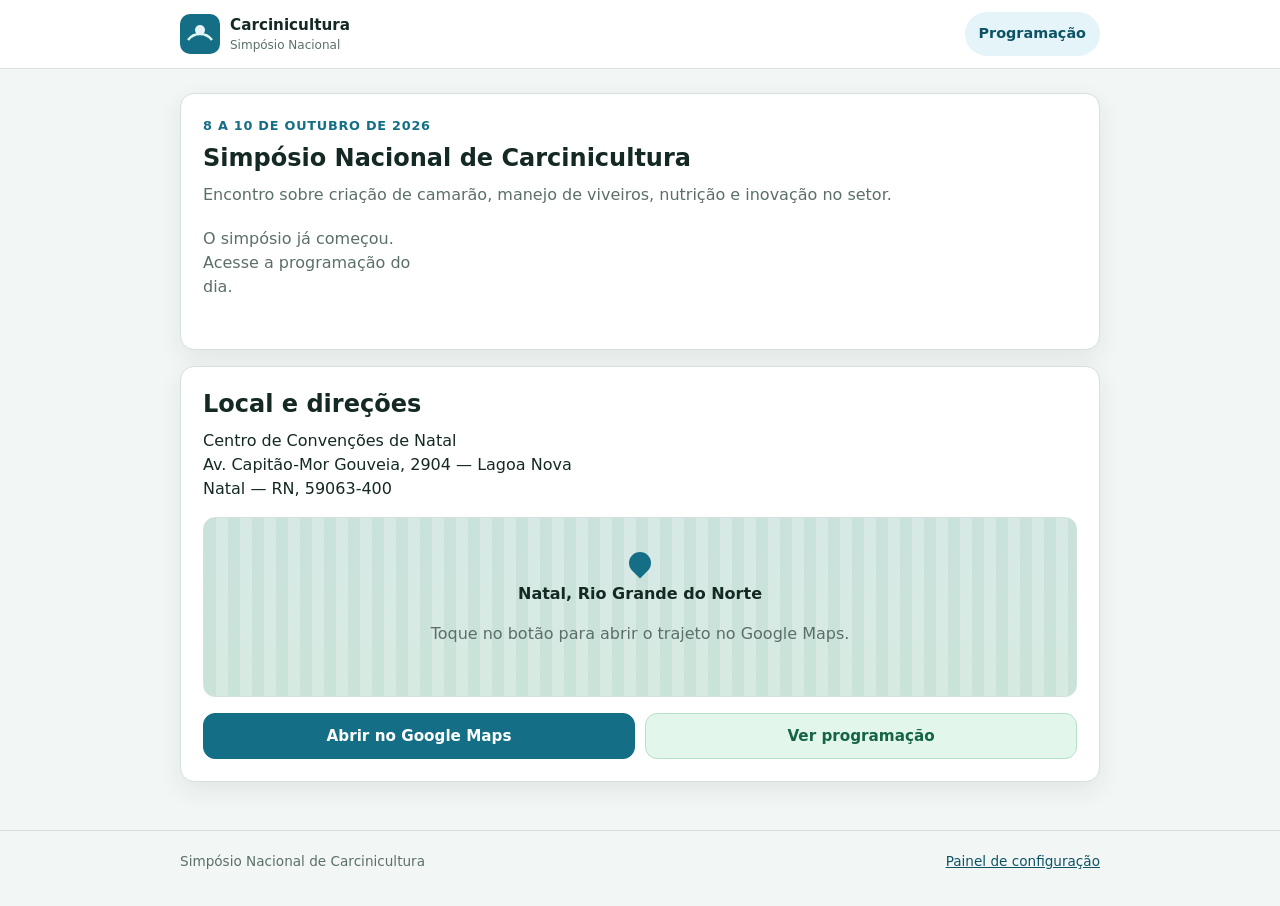
<file: index.html>
<!DOCTYPE html>
<html lang="pt-BR">
<head>
  <meta charset="UTF-8">
  <meta name="viewport" content="width=device-width, initial-scale=1.0">
  <title>Simpósio Nacional de Carcinicultura</title>
  <link rel="stylesheet" href="styles.css">
</head>
<body class="router-body" data-page="router">
  <main class="router-loader" aria-live="polite" aria-busy="true">
    <span class="loader" aria-hidden="true"></span>
    <p>Carregando…</p>
  </main>
  <noscript>
    <p><a href="pre-evento.html">Abrir o evento</a></p>
  </noscript>
  <script src="app.js"></script>
</body>
</html>
</file>
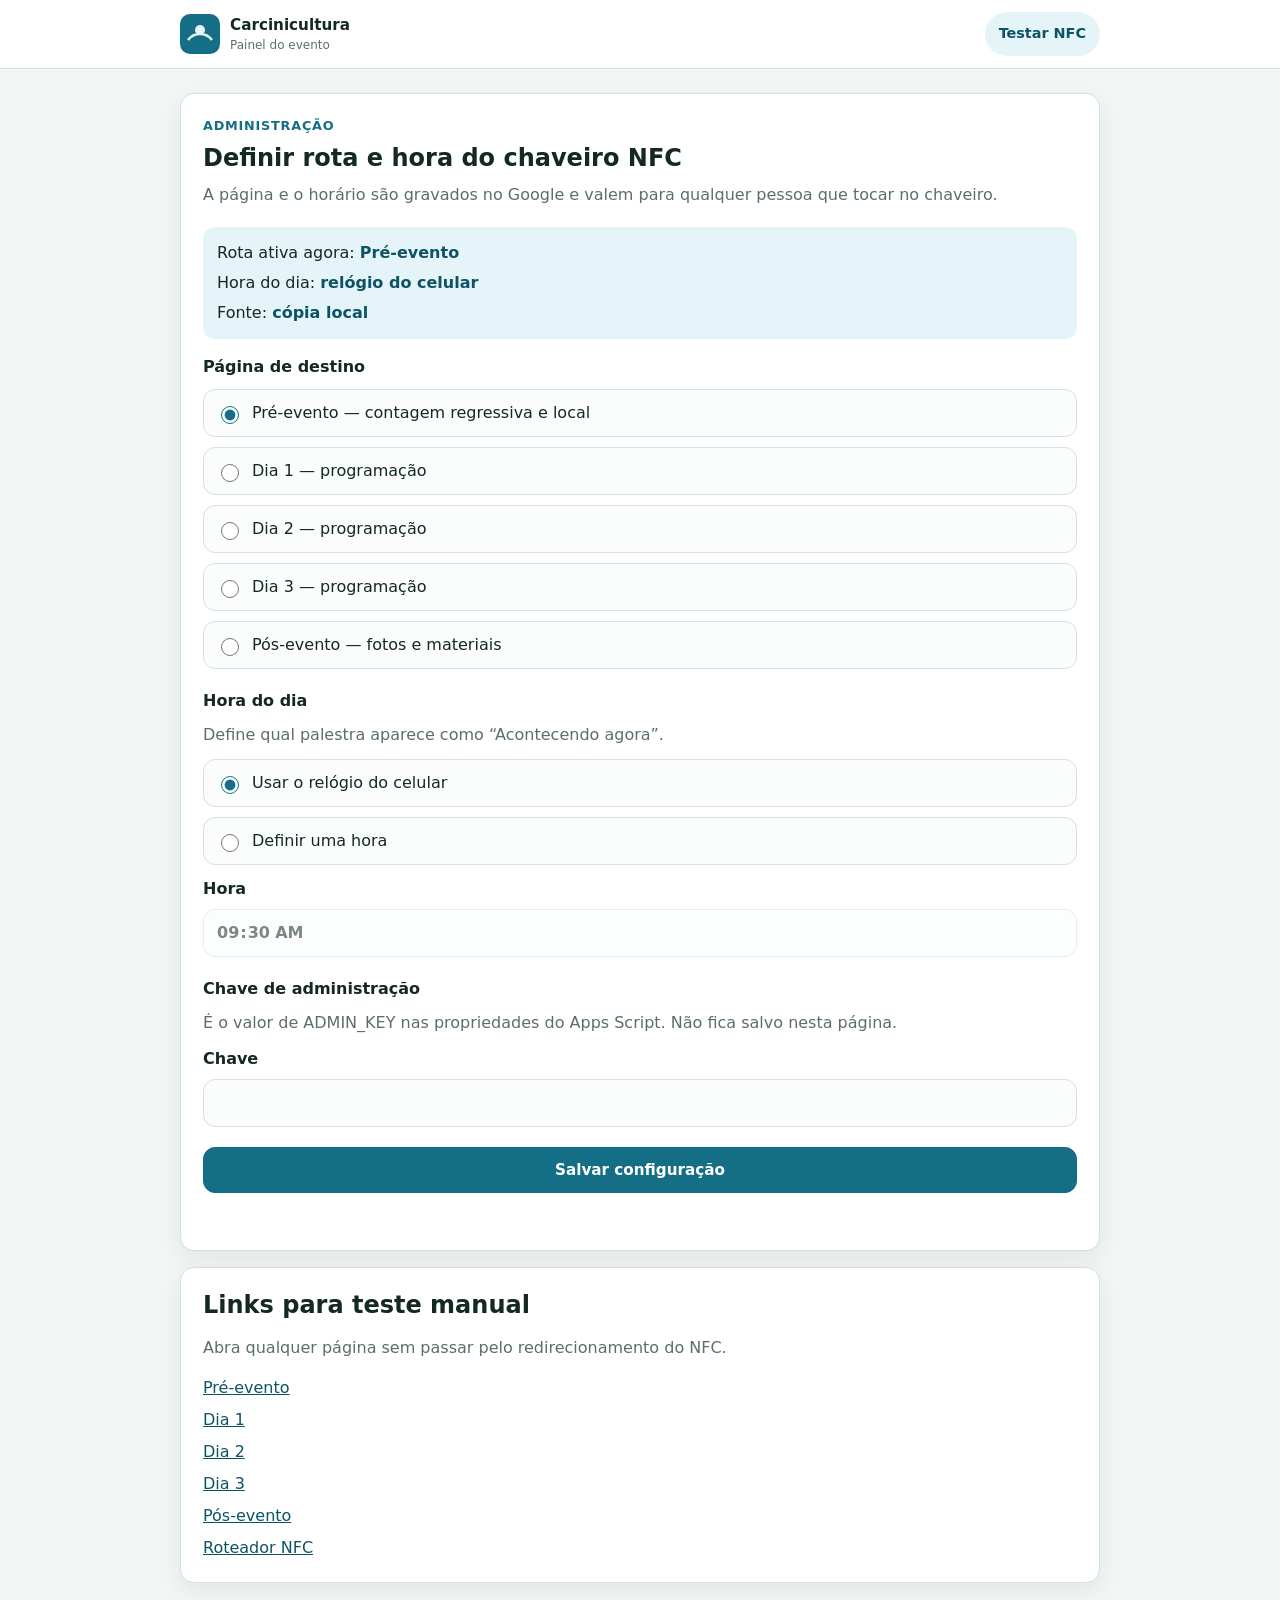
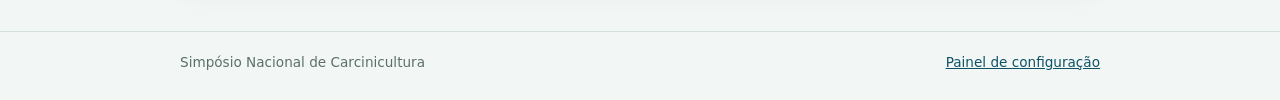
<file: admin.html>
<!DOCTYPE html>
<html lang="pt-BR">
<head>
  <meta charset="UTF-8">
  <meta name="viewport" content="width=device-width, initial-scale=1.0">
  <title>Painel de configuração | Simpósio Nacional de Carcinicultura</title>
  <link rel="stylesheet" href="styles.css">
</head>
<body data-page="admin">
  <header class="app-header">
    <div class="header-inner">
      <a class="brand" href="pre-evento.html">
        <svg class="brand-mark" viewBox="0 0 40 40" aria-hidden="true">
          <rect width="40" height="40" rx="10" fill="#146f86"/>
          <path d="M8 26c6-8 18-8 24 0" fill="none" stroke="#e3f6ec" stroke-width="2.4"/>
          <circle cx="20" cy="16" r="5" fill="#e4f4f8"/>
        </svg>
        <span class="brand-text">
          <strong>Carcinicultura</strong>
          <span>Painel do evento</span>
        </span>
      </a>
      <a class="header-link" href="index.html">Testar NFC</a>
    </div>
  </header>

  <main class="page stack">
    <section class="admin-panel">
      <p class="kicker">Administração</p>
      <h1>Definir rota e hora do chaveiro NFC</h1>
      <p class="lead">A página e o horário são gravados no Google e valem para qualquer pessoa que tocar no chaveiro.</p>

      <div class="status-box">
        <div>Rota ativa agora: <strong data-current-route>Pré-evento</strong></div>
        <div>Hora do dia: <strong data-current-time>relógio do celular</strong></div>
        <div>Fonte: <strong data-config-source>carregando…</strong></div>
      </div>

      <form data-admin-form>
        <fieldset class="admin-fieldset">
          <legend>Página de destino</legend>
          <div class="radio-list">
            <label>
              <input type="radio" name="route" value="pre-evento.html" checked>
              Pré-evento — contagem regressiva e local
            </label>
            <label>
              <input type="radio" name="route" value="dia1.html">
              Dia 1 — programação
            </label>
            <label>
              <input type="radio" name="route" value="dia2.html">
              Dia 2 — programação
            </label>
            <label>
              <input type="radio" name="route" value="dia3.html">
              Dia 3 — programação
            </label>
            <label>
              <input type="radio" name="route" value="pos-evento.html">
              Pós-evento — fotos e materiais
            </label>
          </div>
        </fieldset>

        <fieldset class="admin-fieldset">
          <legend>Hora do dia</legend>
          <p class="muted">Define qual palestra aparece como “Acontecendo agora”.</p>
          <div class="radio-list">
            <label>
              <input type="radio" name="time_mode" value="auto" checked>
              Usar o relógio do celular
            </label>
            <label>
              <input type="radio" name="time_mode" value="manual">
              Definir uma hora
            </label>
          </div>
          <label class="time-field">
            Hora
            <input type="time" name="event_time" data-time-input value="09:30">
          </label>
        </fieldset>

        <fieldset class="admin-fieldset">
          <legend>Chave de administração</legend>
          <p class="muted">É o valor de ADMIN_KEY nas propriedades do Apps Script. Não fica salvo nesta página.</p>
          <label class="time-field">
            Chave
            <input type="password" name="admin_key" autocomplete="off" required>
          </label>
        </fieldset>

        <div class="actions">
          <button class="btn btn-primary" type="submit">Salvar configuração</button>
        </div>
        <p class="feedback" data-feedback></p>
      </form>
    </section>

    <section class="card">
      <h2>Links para teste manual</h2>
      <p class="muted">Abra qualquer página sem passar pelo redirecionamento do NFC.</p>
      <ul class="test-links">
        <li><a href="pre-evento.html">Pré-evento</a></li>
        <li><a href="dia1.html">Dia 1</a></li>
        <li><a href="dia2.html">Dia 2</a></li>
        <li><a href="dia3.html">Dia 3</a></li>
        <li><a href="pos-evento.html">Pós-evento</a></li>
        <li><a href="index.html">Roteador NFC</a></li>
      </ul>
    </section>
  </main>

  <footer class="app-footer">
    <div class="footer-inner">
      <span>Simpósio Nacional de Carcinicultura</span>
      <a href="admin.html">Painel de configuração</a>
    </div>
  </footer>
  <script src="app.js"></script>
</body>
</html>
</file>
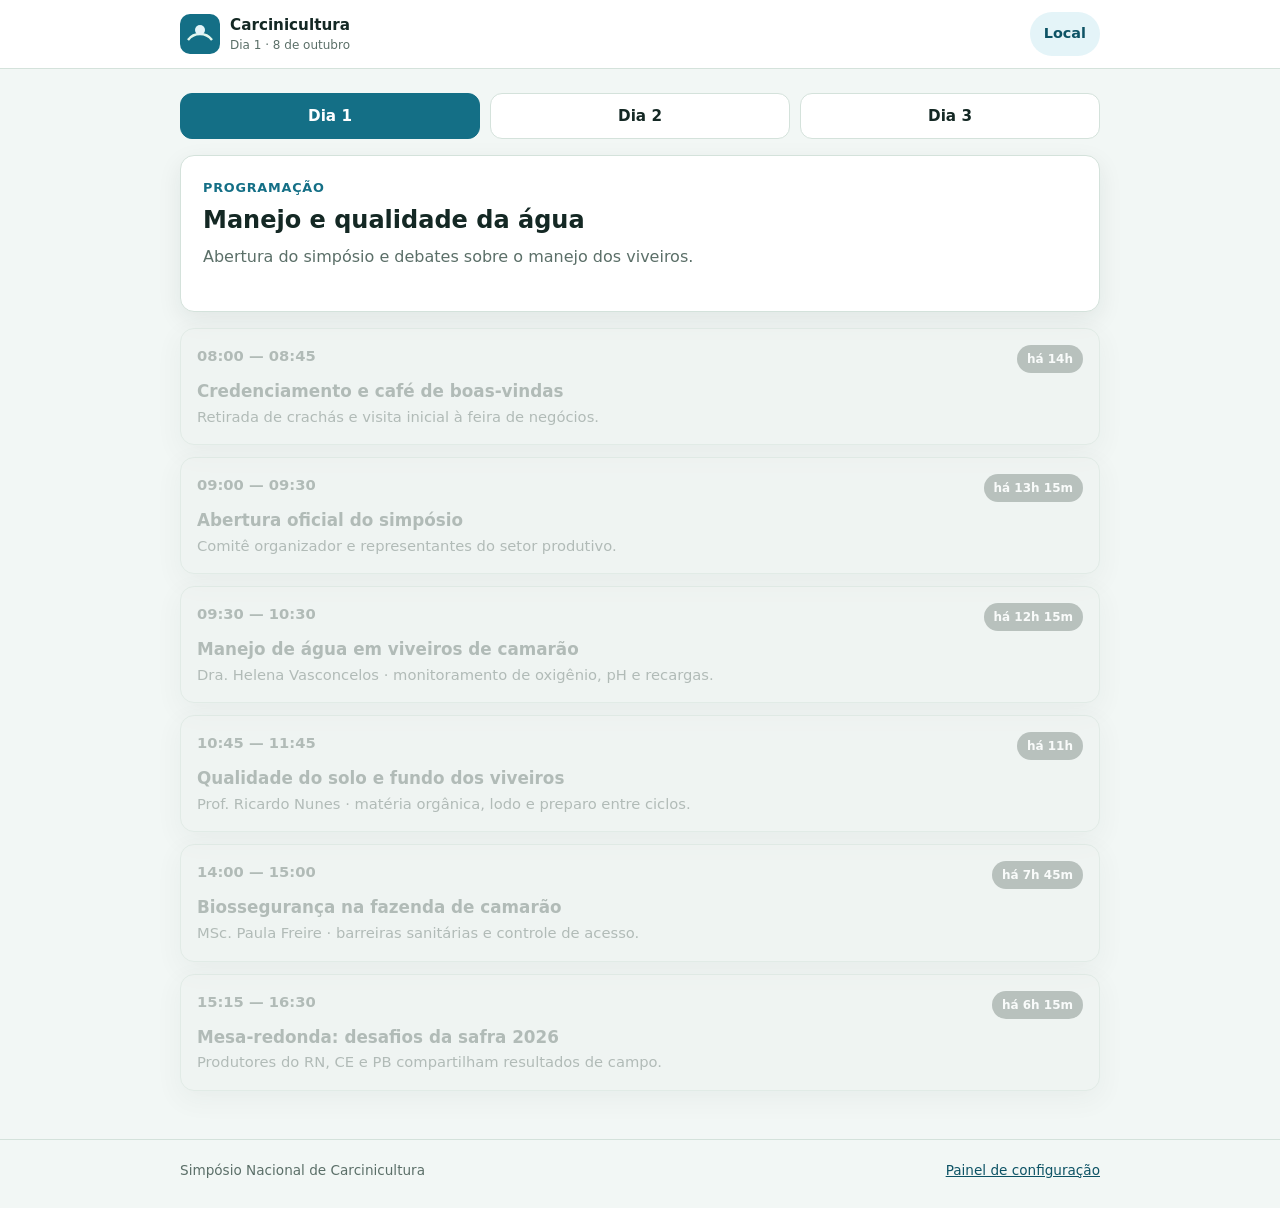
<file: dia1.html>
<!DOCTYPE html>
<html lang="pt-BR">
<head>
  <meta charset="UTF-8">
  <meta name="viewport" content="width=device-width, initial-scale=1.0">
  <title>Dia 1 | Simpósio Nacional de Carcinicultura</title>
  <link rel="stylesheet" href="styles.css">
</head>
<body data-page="dia1">
  <header class="app-header">
    <div class="header-inner">
      <a class="brand" href="pre-evento.html">
        <svg class="brand-mark" viewBox="0 0 40 40" aria-hidden="true">
          <rect width="40" height="40" rx="10" fill="#146f86"/>
          <path d="M8 26c6-8 18-8 24 0" fill="none" stroke="#e3f6ec" stroke-width="2.4"/>
          <circle cx="20" cy="16" r="5" fill="#e4f4f8"/>
        </svg>
        <span class="brand-text">
          <strong>Carcinicultura</strong>
          <span>Dia 1 · 8 de outubro</span>
        </span>
      </a>
      <a class="header-link" href="pre-evento.html">Local</a>
    </div>
  </header>

  <main class="page stack">
    <nav class="days-nav" aria-label="Dias do evento">
      <a class="active" href="dia1.html">Dia 1</a>
      <a href="dia2.html">Dia 2</a>
      <a href="dia3.html">Dia 3</a>
    </nav>

    <section class="card">
      <p class="kicker">Programação</p>
      <h1>Manejo e qualidade da água</h1>
      <p class="lead">Abertura do simpósio e debates sobre o manejo dos viveiros.</p>
    </section>

    <section class="talks">
      <article class="talk" data-start="08:00" data-end="08:45">
        <div class="talk-top">
          <time>08:00 — 08:45</time>
          <span class="badge" data-status-badge></span>
        </div>
        <h3>Credenciamento e café de boas-vindas</h3>
        <p>Retirada de crachás e visita inicial à feira de negócios.</p>
      </article>

      <article class="talk" data-start="09:00" data-end="09:30">
        <div class="talk-top">
          <time>09:00 — 09:30</time>
          <span class="badge" data-status-badge></span>
        </div>
        <h3>Abertura oficial do simpósio</h3>
        <p>Comitê organizador e representantes do setor produtivo.</p>
      </article>

      <article class="talk" data-start="09:30" data-end="10:30">
        <div class="talk-top">
          <time>09:30 — 10:30</time>
          <span class="badge" data-status-badge></span>
        </div>
        <h3>Manejo de água em viveiros de camarão</h3>
        <p>Dra. Helena Vasconcelos · monitoramento de oxigênio, pH e recargas.</p>
      </article>

      <article class="talk" data-start="10:45" data-end="11:45">
        <div class="talk-top">
          <time>10:45 — 11:45</time>
          <span class="badge" data-status-badge></span>
        </div>
        <h3>Qualidade do solo e fundo dos viveiros</h3>
        <p>Prof. Ricardo Nunes · matéria orgânica, lodo e preparo entre ciclos.</p>
      </article>

      <article class="talk" data-start="14:00" data-end="15:00">
        <div class="talk-top">
          <time>14:00 — 15:00</time>
          <span class="badge" data-status-badge></span>
        </div>
        <h3>Biossegurança na fazenda de camarão</h3>
        <p>MSc. Paula Freire · barreiras sanitárias e controle de acesso.</p>
      </article>

      <article class="talk" data-start="15:15" data-end="16:30">
        <div class="talk-top">
          <time>15:15 — 16:30</time>
          <span class="badge" data-status-badge></span>
        </div>
        <h3>Mesa-redonda: desafios da safra 2026</h3>
        <p>Produtores do RN, CE e PB compartilham resultados de campo.</p>
      </article>
    </section>
  </main>

  <footer class="app-footer">
    <div class="footer-inner">
      <span>Simpósio Nacional de Carcinicultura</span>
      <a href="admin.html">Painel de configuração</a>
    </div>
  </footer>
  <script src="app.js"></script>
</body>
</html>
</file>
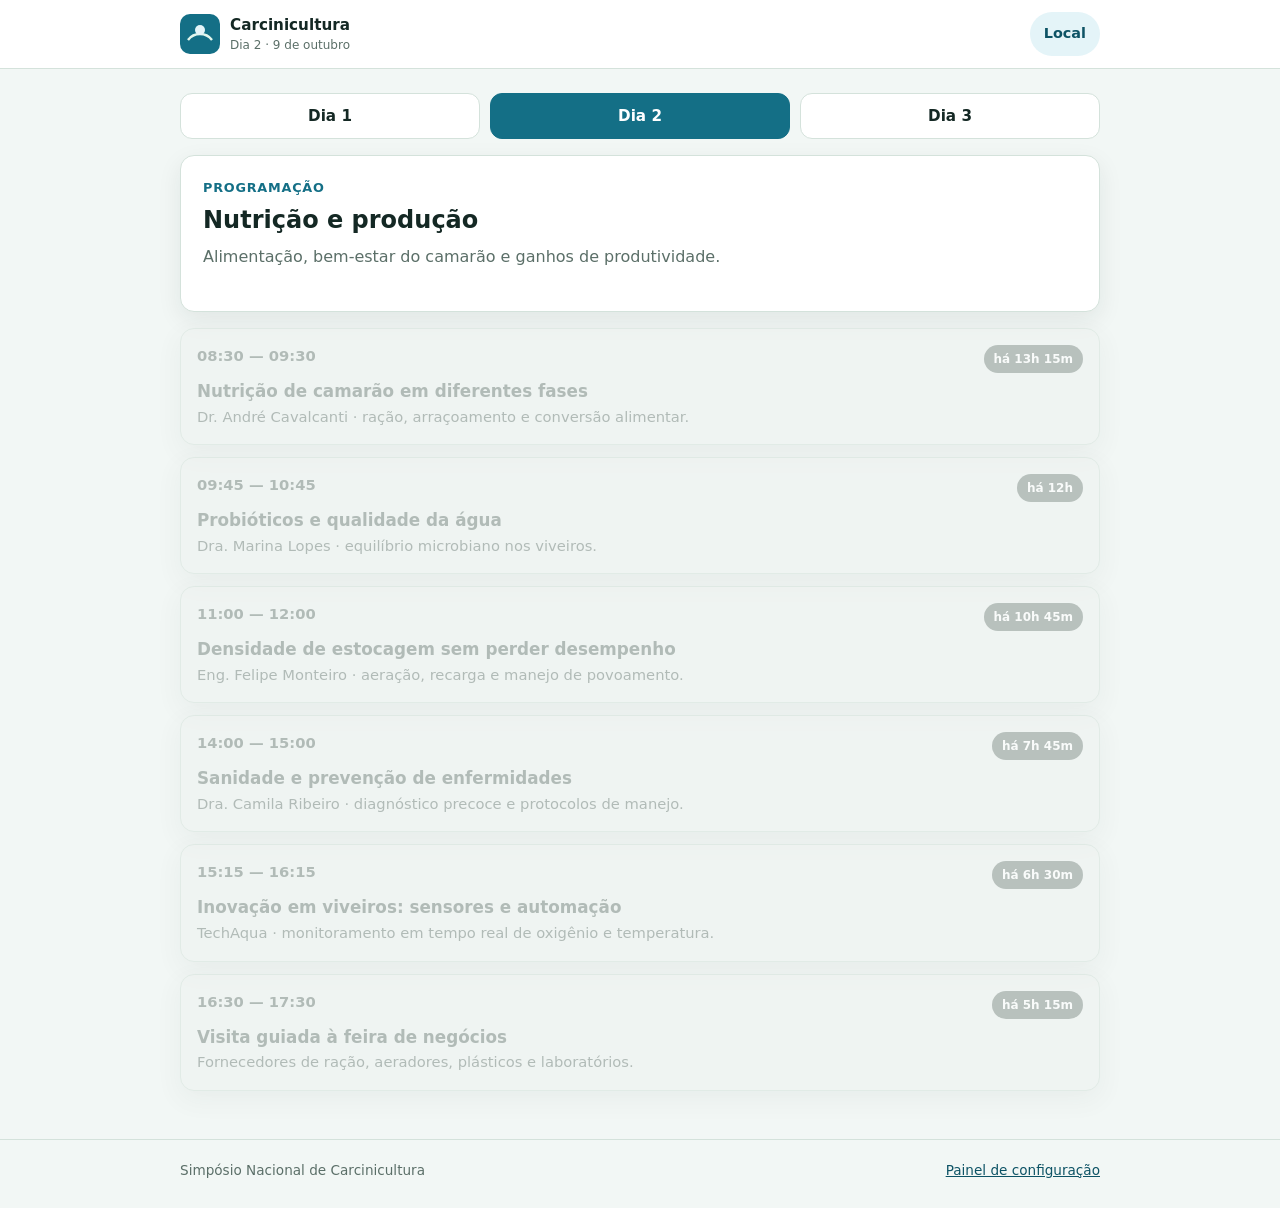
<file: dia2.html>
<!DOCTYPE html>
<html lang="pt-BR">
<head>
  <meta charset="UTF-8">
  <meta name="viewport" content="width=device-width, initial-scale=1.0">
  <title>Dia 2 | Simpósio Nacional de Carcinicultura</title>
  <link rel="stylesheet" href="styles.css">
</head>
<body data-page="dia2">
  <header class="app-header">
    <div class="header-inner">
      <a class="brand" href="pre-evento.html">
        <svg class="brand-mark" viewBox="0 0 40 40" aria-hidden="true">
          <rect width="40" height="40" rx="10" fill="#146f86"/>
          <path d="M8 26c6-8 18-8 24 0" fill="none" stroke="#e3f6ec" stroke-width="2.4"/>
          <circle cx="20" cy="16" r="5" fill="#e4f4f8"/>
        </svg>
        <span class="brand-text">
          <strong>Carcinicultura</strong>
          <span>Dia 2 · 9 de outubro</span>
        </span>
      </a>
      <a class="header-link" href="pre-evento.html">Local</a>
    </div>
  </header>

  <main class="page stack">
    <nav class="days-nav" aria-label="Dias do evento">
      <a href="dia1.html">Dia 1</a>
      <a class="active" href="dia2.html">Dia 2</a>
      <a href="dia3.html">Dia 3</a>
    </nav>

    <section class="card">
      <p class="kicker">Programação</p>
      <h1>Nutrição e produção</h1>
      <p class="lead">Alimentação, bem-estar do camarão e ganhos de produtividade.</p>
    </section>

    <section class="talks">
      <article class="talk" data-start="08:30" data-end="09:30">
        <div class="talk-top">
          <time>08:30 — 09:30</time>
          <span class="badge" data-status-badge></span>
        </div>
        <h3>Nutrição de camarão em diferentes fases</h3>
        <p>Dr. André Cavalcanti · ração, arraçoamento e conversão alimentar.</p>
      </article>

      <article class="talk" data-start="09:45" data-end="10:45">
        <div class="talk-top">
          <time>09:45 — 10:45</time>
          <span class="badge" data-status-badge></span>
        </div>
        <h3>Probióticos e qualidade da água</h3>
        <p>Dra. Marina Lopes · equilíbrio microbiano nos viveiros.</p>
      </article>

      <article class="talk" data-start="11:00" data-end="12:00">
        <div class="talk-top">
          <time>11:00 — 12:00</time>
          <span class="badge" data-status-badge></span>
        </div>
        <h3>Densidade de estocagem sem perder desempenho</h3>
        <p>Eng. Felipe Monteiro · aeração, recarga e manejo de povoamento.</p>
      </article>

      <article class="talk" data-start="14:00" data-end="15:00">
        <div class="talk-top">
          <time>14:00 — 15:00</time>
          <span class="badge" data-status-badge></span>
        </div>
        <h3>Sanidade e prevenção de enfermidades</h3>
        <p>Dra. Camila Ribeiro · diagnóstico precoce e protocolos de manejo.</p>
      </article>

      <article class="talk" data-start="15:15" data-end="16:15">
        <div class="talk-top">
          <time>15:15 — 16:15</time>
          <span class="badge" data-status-badge></span>
        </div>
        <h3>Inovação em viveiros: sensores e automação</h3>
        <p>TechAqua · monitoramento em tempo real de oxigênio e temperatura.</p>
      </article>

      <article class="talk" data-start="16:30" data-end="17:30">
        <div class="talk-top">
          <time>16:30 — 17:30</time>
          <span class="badge" data-status-badge></span>
        </div>
        <h3>Visita guiada à feira de negócios</h3>
        <p>Fornecedores de ração, aeradores, plásticos e laboratórios.</p>
      </article>
    </section>
  </main>

  <footer class="app-footer">
    <div class="footer-inner">
      <span>Simpósio Nacional de Carcinicultura</span>
      <a href="admin.html">Painel de configuração</a>
    </div>
  </footer>
  <script src="app.js"></script>
</body>
</html>
</file>
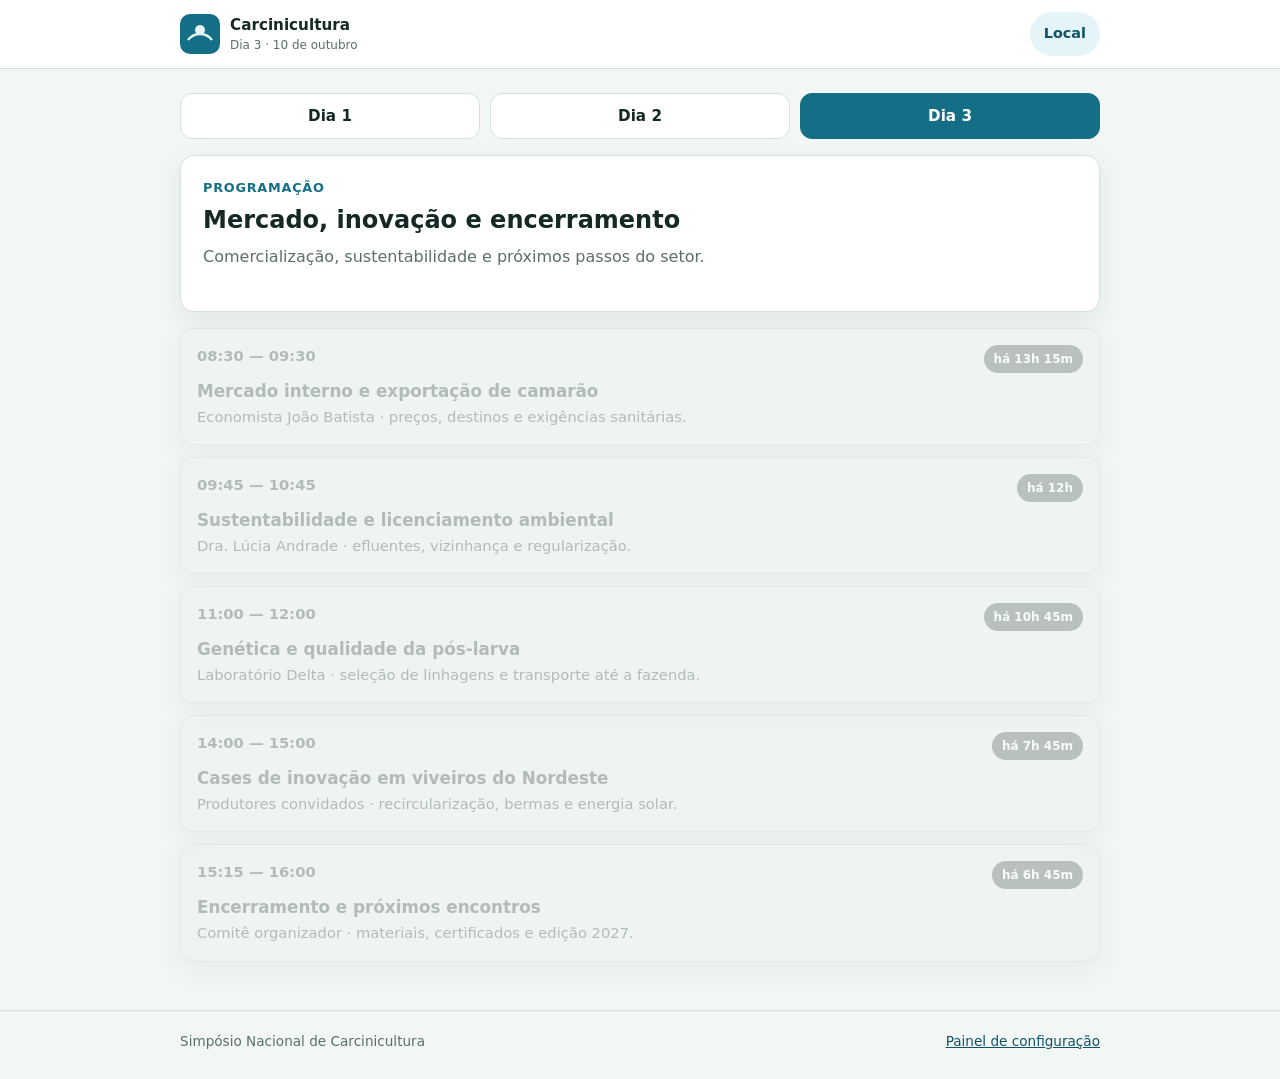
<file: dia3.html>
<!DOCTYPE html>
<html lang="pt-BR">
<head>
  <meta charset="UTF-8">
  <meta name="viewport" content="width=device-width, initial-scale=1.0">
  <title>Dia 3 | Simpósio Nacional de Carcinicultura</title>
  <link rel="stylesheet" href="styles.css">
</head>
<body data-page="dia3">
  <header class="app-header">
    <div class="header-inner">
      <a class="brand" href="pre-evento.html">
        <svg class="brand-mark" viewBox="0 0 40 40" aria-hidden="true">
          <rect width="40" height="40" rx="10" fill="#146f86"/>
          <path d="M8 26c6-8 18-8 24 0" fill="none" stroke="#e3f6ec" stroke-width="2.4"/>
          <circle cx="20" cy="16" r="5" fill="#e4f4f8"/>
        </svg>
        <span class="brand-text">
          <strong>Carcinicultura</strong>
          <span>Dia 3 · 10 de outubro</span>
        </span>
      </a>
      <a class="header-link" href="pre-evento.html">Local</a>
    </div>
  </header>

  <main class="page stack">
    <nav class="days-nav" aria-label="Dias do evento">
      <a href="dia1.html">Dia 1</a>
      <a href="dia2.html">Dia 2</a>
      <a class="active" href="dia3.html">Dia 3</a>
    </nav>

    <section class="card">
      <p class="kicker">Programação</p>
      <h1>Mercado, inovação e encerramento</h1>
      <p class="lead">Comercialização, sustentabilidade e próximos passos do setor.</p>
    </section>

    <section class="talks">
      <article class="talk" data-start="08:30" data-end="09:30">
        <div class="talk-top">
          <time>08:30 — 09:30</time>
          <span class="badge" data-status-badge></span>
        </div>
        <h3>Mercado interno e exportação de camarão</h3>
        <p>Economista João Batista · preços, destinos e exigências sanitárias.</p>
      </article>

      <article class="talk" data-start="09:45" data-end="10:45">
        <div class="talk-top">
          <time>09:45 — 10:45</time>
          <span class="badge" data-status-badge></span>
        </div>
        <h3>Sustentabilidade e licenciamento ambiental</h3>
        <p>Dra. Lúcia Andrade · efluentes, vizinhança e regularização.</p>
      </article>

      <article class="talk" data-start="11:00" data-end="12:00">
        <div class="talk-top">
          <time>11:00 — 12:00</time>
          <span class="badge" data-status-badge></span>
        </div>
        <h3>Genética e qualidade da pós-larva</h3>
        <p>Laboratório Delta · seleção de linhagens e transporte até a fazenda.</p>
      </article>

      <article class="talk" data-start="14:00" data-end="15:00">
        <div class="talk-top">
          <time>14:00 — 15:00</time>
          <span class="badge" data-status-badge></span>
        </div>
        <h3>Cases de inovação em viveiros do Nordeste</h3>
        <p>Produtores convidados · recircularização, bermas e energia solar.</p>
      </article>

      <article class="talk" data-start="15:15" data-end="16:00">
        <div class="talk-top">
          <time>15:15 — 16:00</time>
          <span class="badge" data-status-badge></span>
        </div>
        <h3>Encerramento e próximos encontros</h3>
        <p>Comitê organizador · materiais, certificados e edição 2027.</p>
      </article>
    </section>
  </main>

  <footer class="app-footer">
    <div class="footer-inner">
      <span>Simpósio Nacional de Carcinicultura</span>
      <a href="admin.html">Painel de configuração</a>
    </div>
  </footer>
  <script src="app.js"></script>
</body>
</html>
</file>
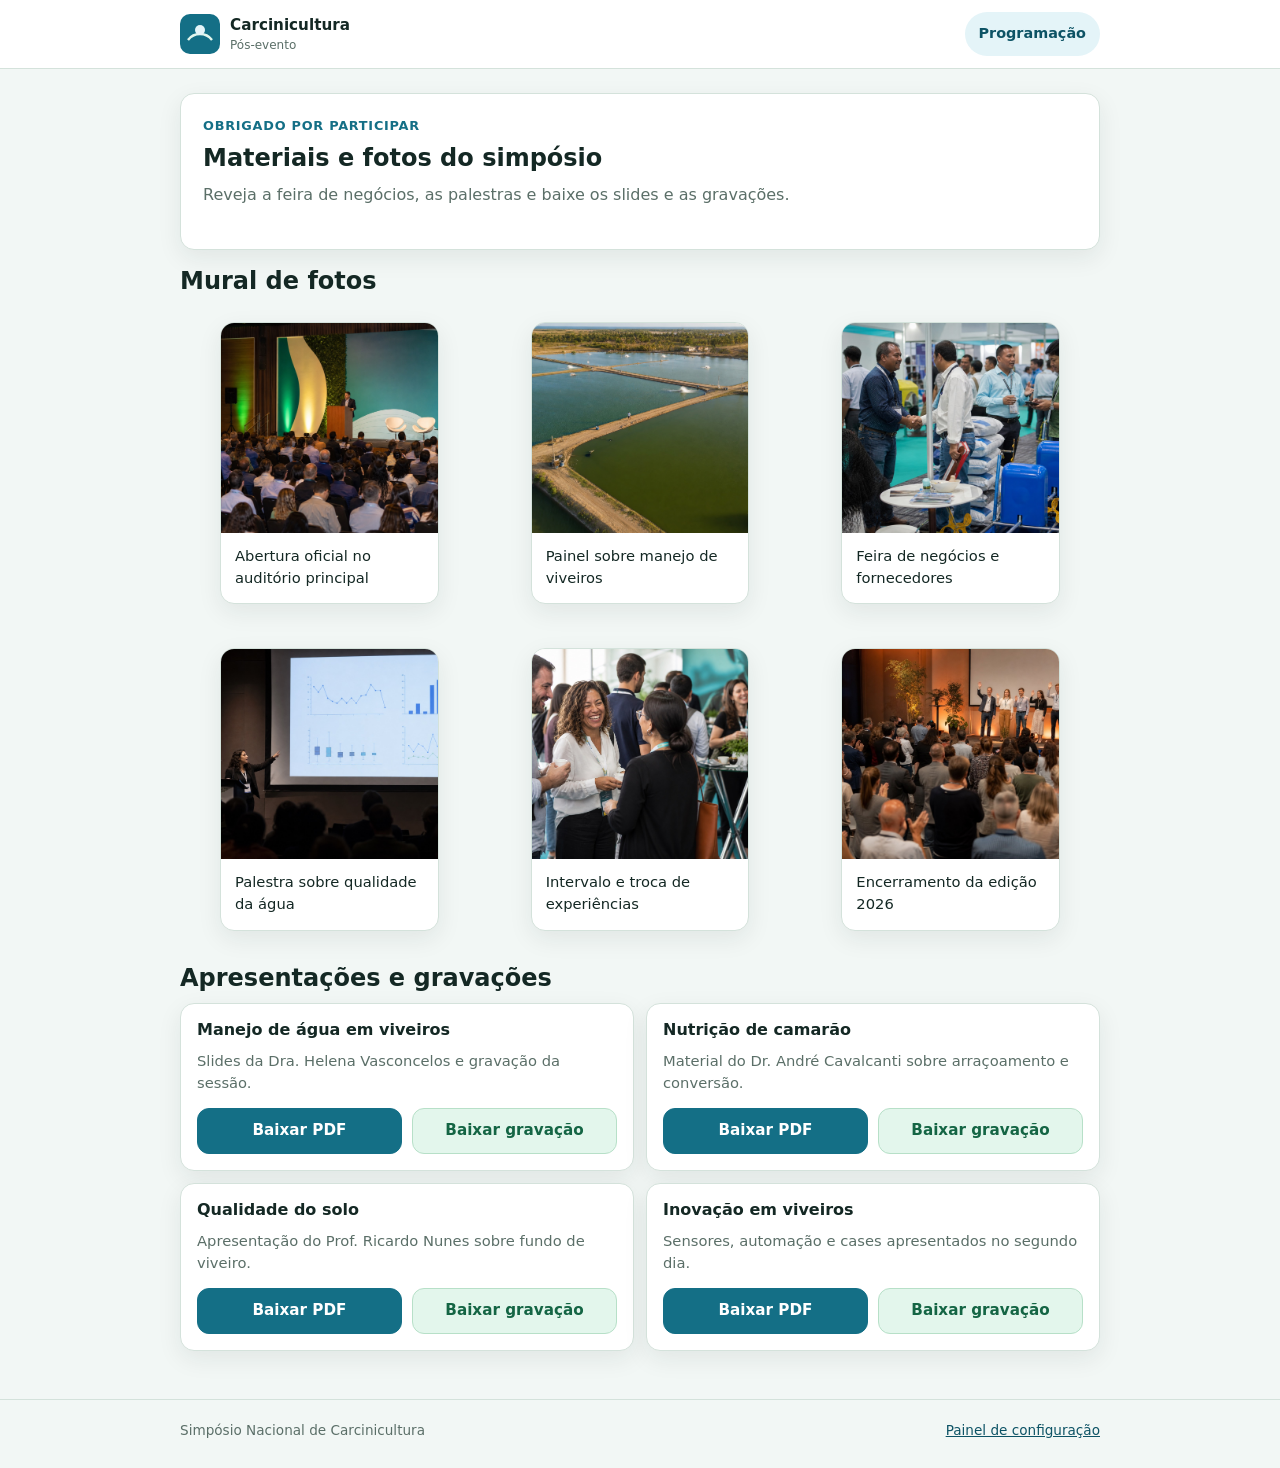
<file: pos-evento.html>
<!DOCTYPE html>
<html lang="pt-BR">
<head>
  <meta charset="UTF-8">
  <meta name="viewport" content="width=device-width, initial-scale=1.0">
  <title>Pós-evento | Simpósio Nacional de Carcinicultura</title>
  <link rel="stylesheet" href="styles.css">
</head>
<body data-page="pos-evento">
  <header class="app-header">
    <div class="header-inner">
      <a class="brand" href="pre-evento.html">
        <svg class="brand-mark" viewBox="0 0 40 40" aria-hidden="true">
          <rect width="40" height="40" rx="10" fill="#146f86"/>
          <path d="M8 26c6-8 18-8 24 0" fill="none" stroke="#e3f6ec" stroke-width="2.4"/>
          <circle cx="20" cy="16" r="5" fill="#e4f4f8"/>
        </svg>
        <span class="brand-text">
          <strong>Carcinicultura</strong>
          <span>Pós-evento</span>
        </span>
      </a>
      <a class="header-link" href="dia1.html">Programação</a>
    </div>
  </header>

  <main class="page stack">
    <section class="hero">
      <p class="kicker">Obrigado por participar</p>
      <h1>Materiais e fotos do simpósio</h1>
      <p class="lead">Reveja a feira de negócios, as palestras e baixe os slides e as gravações.</p>
    </section>

    <section>
      <h2>Mural de fotos</h2>
      <div class="photo-grid">
        <figure class="photo-card">
          <img src="imagens/abertura.jpg" alt="Auditório lotado na abertura do simpósio">
          <figcaption>Abertura oficial no auditório principal</figcaption>
        </figure>
        <figure class="photo-card">
          <img src="imagens/viveiros.jpg" alt="Vista de viveiros de camarão em tom azul-esverdeado">
          <figcaption>Painel sobre manejo de viveiros</figcaption>
        </figure>
        <figure class="photo-card">
          <img src="imagens/feira.jpg" alt="Estandes da feira de negócios do evento">
          <figcaption>Feira de negócios e fornecedores</figcaption>
        </figure>
        <figure class="photo-card">
          <img src="imagens/palestra.jpg" alt="Palestrante apresentando dados de qualidade da água">
          <figcaption>Palestra sobre qualidade da água</figcaption>
        </figure>
        <figure class="photo-card">
          <img src="imagens/networking.jpg" alt="Participantes conversando durante o intervalo">
          <figcaption>Intervalo e troca de experiências</figcaption>
        </figure>
        <figure class="photo-card">
          <img src="imagens/encerramento.jpg" alt="Público no encerramento do evento">
          <figcaption>Encerramento da edição 2026</figcaption>
        </figure>
      </div>
    </section>

    <section>
      <h2>Apresentações e gravações</h2>
      <div class="material-grid">
        <article class="material-card">
          <h3>Manejo de água em viveiros</h3>
          <p>Slides da Dra. Helena Vasconcelos e gravação da sessão.</p>
          <div class="actions">
            <a class="btn btn-primary" href="materiais/manejo-agua.pdf" download>Baixar PDF</a>
            <a class="btn btn-secondary" href="materiais/gravacao-manejo-agua.wav" download>Baixar gravação</a>
          </div>
        </article>
        <article class="material-card">
          <h3>Nutrição de camarão</h3>
          <p>Material do Dr. André Cavalcanti sobre arraçoamento e conversão.</p>
          <div class="actions">
            <a class="btn btn-primary" href="materiais/nutricao-camarao.pdf" download>Baixar PDF</a>
            <a class="btn btn-secondary" href="materiais/gravacao-nutricao.wav" download>Baixar gravação</a>
          </div>
        </article>
        <article class="material-card">
          <h3>Qualidade do solo</h3>
          <p>Apresentação do Prof. Ricardo Nunes sobre fundo de viveiro.</p>
          <div class="actions">
            <a class="btn btn-primary" href="materiais/qualidade-solo.pdf" download>Baixar PDF</a>
            <a class="btn btn-secondary" href="materiais/gravacao-solo.wav" download>Baixar gravação</a>
          </div>
        </article>
        <article class="material-card">
          <h3>Inovação em viveiros</h3>
          <p>Sensores, automação e cases apresentados no segundo dia.</p>
          <div class="actions">
            <a class="btn btn-primary" href="materiais/inovacao-viveiros.pdf" download>Baixar PDF</a>
            <a class="btn btn-secondary" href="materiais/gravacao-inovacao.wav" download>Baixar gravação</a>
          </div>
        </article>
      </div>
    </section>
  </main>

  <footer class="app-footer">
    <div class="footer-inner">
      <span>Simpósio Nacional de Carcinicultura</span>
      <a href="admin.html">Painel de configuração</a>
    </div>
  </footer>
  <script src="app.js"></script>
</body>
</html>
</file>
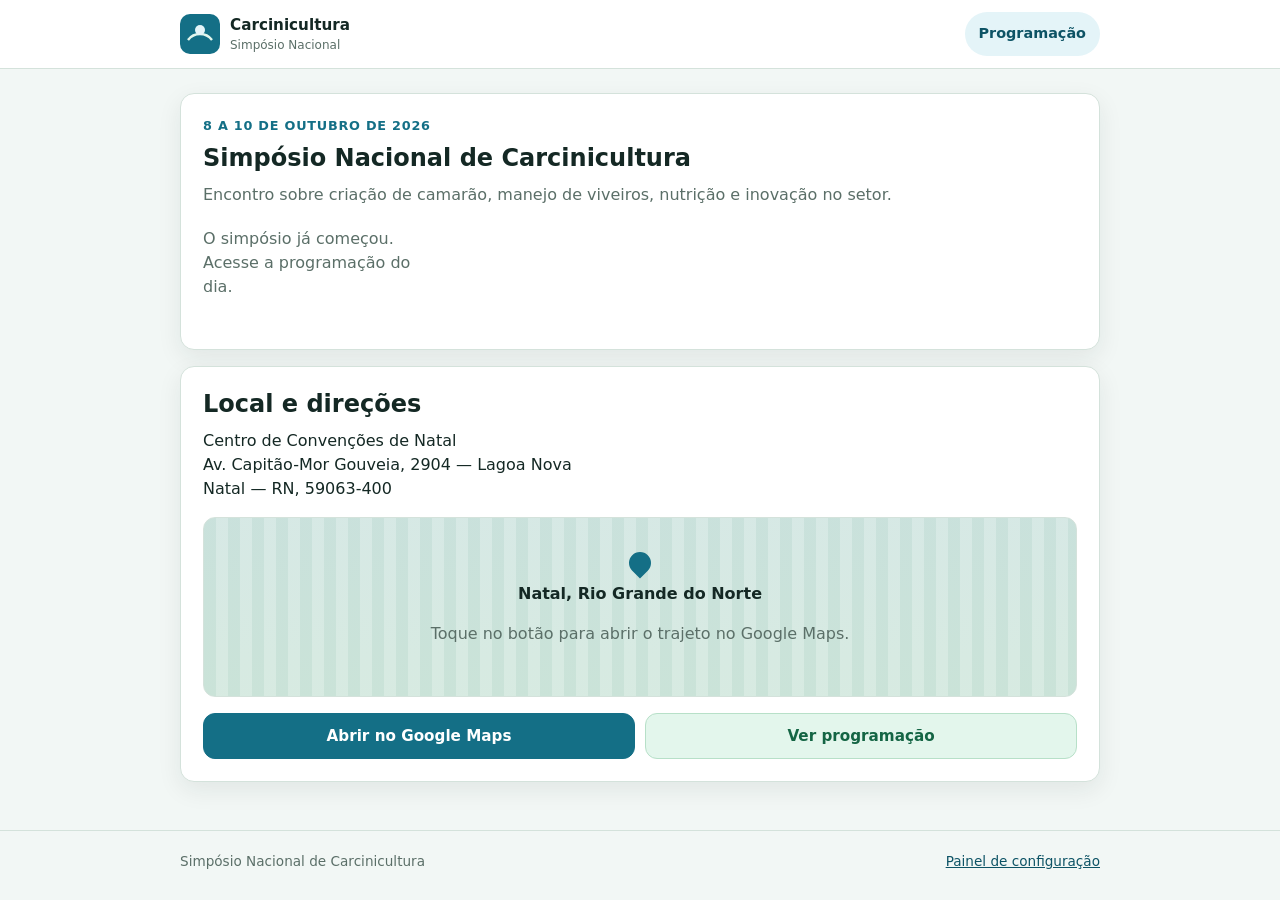
<file: pre-evento.html>
<!DOCTYPE html>
<html lang="pt-BR">
<head>
  <meta charset="UTF-8">
  <meta name="viewport" content="width=device-width, initial-scale=1.0">
  <title>Pré-evento | Simpósio Nacional de Carcinicultura</title>
  <link rel="stylesheet" href="styles.css">
</head>
<body data-page="pre-evento">
  <header class="app-header">
    <div class="header-inner">
      <a class="brand" href="pre-evento.html">
        <svg class="brand-mark" viewBox="0 0 40 40" aria-hidden="true">
          <rect width="40" height="40" rx="10" fill="#146f86"/>
          <path d="M8 26c6-8 18-8 24 0" fill="none" stroke="#e3f6ec" stroke-width="2.4"/>
          <circle cx="20" cy="16" r="5" fill="#e4f4f8"/>
        </svg>
        <span class="brand-text">
          <strong>Carcinicultura</strong>
          <span>Simpósio Nacional</span>
        </span>
      </a>
      <a class="header-link" href="dia1.html">Programação</a>
    </div>
  </header>

  <main class="page stack">
    <section class="hero">
      <p class="kicker">8 a 10 de outubro de 2026</p>
      <h1>Simpósio Nacional de Carcinicultura</h1>
      <p class="lead">Encontro sobre criação de camarão, manejo de viveiros, nutrição e inovação no setor.</p>

      <div class="countdown" data-countdown>
        <div class="countdown-item">
          <strong data-days>00</strong>
          <span>Dias</span>
        </div>
        <div class="countdown-item">
          <strong data-hours>00</strong>
          <span>Horas</span>
        </div>
        <div class="countdown-item">
          <strong data-minutes>00</strong>
          <span>Minutos</span>
        </div>
        <div class="countdown-item">
          <strong data-seconds>00</strong>
          <span>Segundos</span>
        </div>
      </div>
    </section>

    <section class="card">
      <h2>Local e direções</h2>
      <p class="address">
        Centro de Convenções de Natal<br>
        Av. Capitão-Mor Gouveia, 2904 — Lagoa Nova<br>
        Natal — RN, 59063-400
      </p>
      <div class="map-frame">
        <div>
          <div class="map-pin" aria-hidden="true"></div>
          <strong>Natal, Rio Grande do Norte</strong>
          <p class="muted">Toque no botão para abrir o trajeto no Google Maps.</p>
        </div>
      </div>
      <div class="actions">
        <a class="btn btn-primary" href="https://www.google.com/maps/search/?api=1&query=Centro+de+Conven%C3%A7%C3%B5es+de+Natal+Av.+Capit%C3%A3o-Mor+Gouveia+2904" target="_blank" rel="noopener noreferrer">Abrir no Google Maps</a>
        <a class="btn btn-secondary" href="dia1.html">Ver programação</a>
      </div>
    </section>
  </main>

  <footer class="app-footer">
    <div class="footer-inner">
      <span>Simpósio Nacional de Carcinicultura</span>
      <a href="admin.html">Painel de configuração</a>
    </div>
  </footer>
  <script src="app.js"></script>
</body>
</html>
</file>
<file: styles.css>
:root {
  --bg: #f2f7f5;
  --surface: #ffffff;
  --text: #142824;
  --muted: #5b6f68;
  --blue: #146f86;
  --blue-dark: #0d5365;
  --green: #1c8558;
  --green-dark: #146544;
  --blue-soft: #e4f4f8;
  --green-soft: #e3f6ec;
  --border: #d4e2db;
  --past: #7d8b86;
  --shadow: 0 8px 24px rgba(20, 40, 36, 0.08);
  --radius: 14px;
}

* {
  box-sizing: border-box;
}

html,
body {
  margin: 0;
  padding: 0;
}

body {
  font-family: "Segoe UI", system-ui, -apple-system, sans-serif;
  background: var(--bg);
  color: var(--text);
  line-height: 1.5;
  min-height: 100vh;
}

img {
  max-width: 100%;
  display: block;
}

a {
  color: var(--blue-dark);
}

.app-header {
  background: var(--surface);
  border-bottom: 1px solid var(--border);
  position: sticky;
  top: 0;
  z-index: 10;
}

.header-inner,
.page,
.footer-inner {
  width: min(920px, calc(100% - 32px));
  margin: 0 auto;
}

.header-inner {
  display: flex;
  align-items: center;
  justify-content: space-between;
  gap: 12px;
  padding: 12px 0;
}

.brand {
  display: flex;
  align-items: center;
  gap: 10px;
  text-decoration: none;
  color: inherit;
  min-width: 0;
}

.brand-mark {
  width: 40px;
  height: 40px;
  flex: 0 0 auto;
}

.brand-text strong,
.brand-text span {
  display: block;
}

.brand-text strong {
  font-size: 0.95rem;
}

.brand-text span {
  font-size: 0.75rem;
  color: var(--muted);
}

.header-link {
  display: inline-flex;
  align-items: center;
  justify-content: center;
  min-height: 44px;
  padding: 0 14px;
  border-radius: 999px;
  background: var(--blue-soft);
  color: var(--blue-dark);
  text-decoration: none;
  font-weight: 600;
  font-size: 0.9rem;
}

.page {
  padding: 24px 0 48px;
}

.hero,
.card,
.talk,
.photo-card,
.material-card,
.admin-panel,
.router-card {
  background: var(--surface);
  border: 1px solid var(--border);
  border-radius: var(--radius);
  box-shadow: var(--shadow);
}

.hero,
.card,
.admin-panel,
.router-card {
  padding: 22px;
}

.kicker {
  margin: 0 0 8px;
  color: var(--blue);
  font-size: 0.8rem;
  font-weight: 700;
  letter-spacing: 0.06em;
  text-transform: uppercase;
}

h1,
h2,
h3 {
  margin: 0 0 10px;
  line-height: 1.25;
}

.lead,
.muted {
  color: var(--muted);
}

.lead {
  margin: 0 0 20px;
}

.countdown {
  display: grid;
  grid-template-columns: repeat(4, 1fr);
  gap: 10px;
  margin: 20px 0 8px;
}

.countdown-item {
  background: linear-gradient(180deg, var(--blue-soft), #fff);
  border: 1px solid var(--border);
  border-radius: 12px;
  padding: 12px 6px;
  text-align: center;
}

.countdown-item strong {
  display: block;
  font-size: clamp(1.4rem, 6vw, 2rem);
  color: var(--blue-dark);
}

.countdown-item span {
  font-size: 0.75rem;
  color: var(--muted);
}

.stack {
  display: grid;
  gap: 16px;
}

.days-nav,
.actions,
.radio-list {
  display: grid;
  gap: 10px;
}

.days-nav {
  grid-template-columns: repeat(3, 1fr);
}

.days-nav a,
.btn {
  display: inline-flex;
  align-items: center;
  justify-content: center;
  min-height: 46px;
  padding: 10px 16px;
  border-radius: 12px;
  border: 1px solid var(--border);
  background: var(--surface);
  color: var(--text);
  text-decoration: none;
  font-weight: 600;
  font-size: 0.95rem;
}

.days-nav a.active,
.btn-primary {
  background: var(--blue);
  border-color: var(--blue);
  color: #fff;
}

.btn {
  cursor: pointer;
  font-family: inherit;
}

.btn-primary:hover,
.days-nav a.active:hover {
  background: var(--blue-dark);
}

.btn-secondary {
  background: var(--green-soft);
  border-color: #b7e0c8;
  color: var(--green-dark);
}

.talks {
  display: grid;
  gap: 12px;
}

.talk {
  padding: 16px;
  transition: opacity 0.2s ease, border-color 0.2s ease, background 0.2s ease;
}

.talk-top {
  display: flex;
  align-items: flex-start;
  justify-content: space-between;
  gap: 10px;
}

.talk time {
  font-weight: 700;
  color: var(--blue-dark);
  font-size: 0.92rem;
}

.talk h3 {
  margin: 8px 0 4px;
  font-size: 1.05rem;
}

.talk p {
  margin: 0;
  color: var(--muted);
  font-size: 0.92rem;
}

.badge {
  display: inline-flex;
  align-items: center;
  min-height: 28px;
  padding: 0 10px;
  border-radius: 999px;
  background: var(--green);
  color: #fff;
  font-size: 0.75rem;
  font-weight: 700;
  white-space: nowrap;
}

.badge:empty,
.badge[hidden] {
  display: none;
}

.badge.is-past {
  background: #8a9691;
}

.badge.is-future {
  background: var(--blue);
}

.talk.is-past {
  opacity: 0.55;
  background: #eef2f0;
}

.talk.is-past time,
.talk.is-past h3,
.talk.is-past p {
  color: var(--past);
}

.talk.is-now {
  background: linear-gradient(180deg, var(--green-soft), var(--blue-soft));
  border-color: #8ecfb0;
}

.photo-grid,
.material-grid {
  display: grid;
  gap: 12px;
}

.photo-grid {
  grid-template-columns: 1fr;
}

.photo-card {
  overflow: hidden;
}

.photo-card img {
  width: 100%;
  height: 210px;
  object-fit: cover;
}

.photo-card figcaption {
  padding: 12px 14px 14px;
  font-size: 0.92rem;
}

.material-card {
  padding: 16px;
}

.material-card h3 {
  font-size: 1rem;
}

.material-card p {
  margin: 0 0 14px;
  color: var(--muted);
  font-size: 0.92rem;
}

.address {
  margin: 0 0 16px;
}

.card .actions,
.admin-panel .actions {
  margin-top: 16px;
}

.map-frame {
  border: 1px solid var(--border);
  border-radius: 12px;
  overflow: hidden;
  min-height: 180px;
  background:
    linear-gradient(180deg, rgba(20, 111, 134, 0.08), rgba(28, 133, 88, 0.08)),
    repeating-linear-gradient(
      90deg,
      #d9ebe3 0 12px,
      #e7f3ed 12px 24px
    );
  display: grid;
  place-items: center;
  text-align: center;
  padding: 20px;
}

.map-pin {
  width: 22px;
  height: 22px;
  margin: 0 auto 8px;
  border-radius: 50% 50% 50% 0;
  background: var(--blue);
  transform: rotate(-45deg);
}

.radio-list label {
  display: flex;
  align-items: center;
  gap: 10px;
  min-height: 48px;
  padding: 8px 12px;
  border: 1px solid var(--border);
  border-radius: 12px;
  background: #fbfdfc;
}

.radio-list input {
  width: 18px;
  height: 18px;
  accent-color: var(--blue);
}

.admin-fieldset {
  margin: 0 0 20px;
  padding: 0;
  border: 0;
}

.admin-fieldset legend {
  padding: 0;
  margin-bottom: 10px;
  font-weight: 700;
}

.admin-fieldset .muted {
  margin: 0 0 12px;
}

.time-field {
  display: grid;
  gap: 8px;
  margin-top: 12px;
  font-weight: 600;
}

.time-field input {
  width: 100%;
  min-height: 48px;
  padding: 10px 12px;
  border: 1px solid var(--border);
  border-radius: 12px;
  background: #fbfdfc;
  color: var(--text);
  font: inherit;
}

.time-field input:disabled {
  opacity: 0.55;
}

.status-box {
  margin: 16px 0;
  padding: 14px;
  border-radius: 12px;
  background: var(--blue-soft);
}

.status-box div + div {
  margin-top: 6px;
}

.status-box strong {
  color: var(--blue-dark);
}

.feedback {
  min-height: 1.4em;
  margin: 12px 0 0;
  color: var(--green-dark);
  font-weight: 600;
}

.feedback.is-error {
  color: #9b2c2c;
}

.test-links {
  display: grid;
  gap: 8px;
  margin: 0;
  padding: 0;
  list-style: none;
}

.app-footer {
  border-top: 1px solid var(--border);
  padding: 20px 0 28px;
  color: var(--muted);
  font-size: 0.85rem;
}

.footer-inner {
  display: flex;
  justify-content: space-between;
  gap: 12px;
  flex-wrap: wrap;
}

.router-body {
  min-height: 100vh;
  display: grid;
  place-items: center;
  padding: 24px;
}

.router-loader {
  display: grid;
  justify-items: center;
  gap: 16px;
  color: var(--muted);
}

.router-loader p {
  margin: 0;
  font-weight: 600;
}

.loader {
  width: 42px;
  height: 42px;
  border: 4px solid var(--border);
  border-top-color: var(--blue);
  border-radius: 50%;
  animation: spin 0.7s linear infinite;
}

@keyframes spin {
  to {
    transform: rotate(360deg);
  }
}

@media (min-width: 640px) {
  .photo-grid,
  .material-grid,
  .material-card .actions,
  .card .actions {
    grid-template-columns: 1fr 1fr;
  }

  .days-nav {
    grid-template-columns: repeat(3, 1fr);
  }
}

@media (min-width: 900px) {
  .photo-grid {
    grid-template-columns: 1fr 1fr 1fr;
  }
}
</file>
